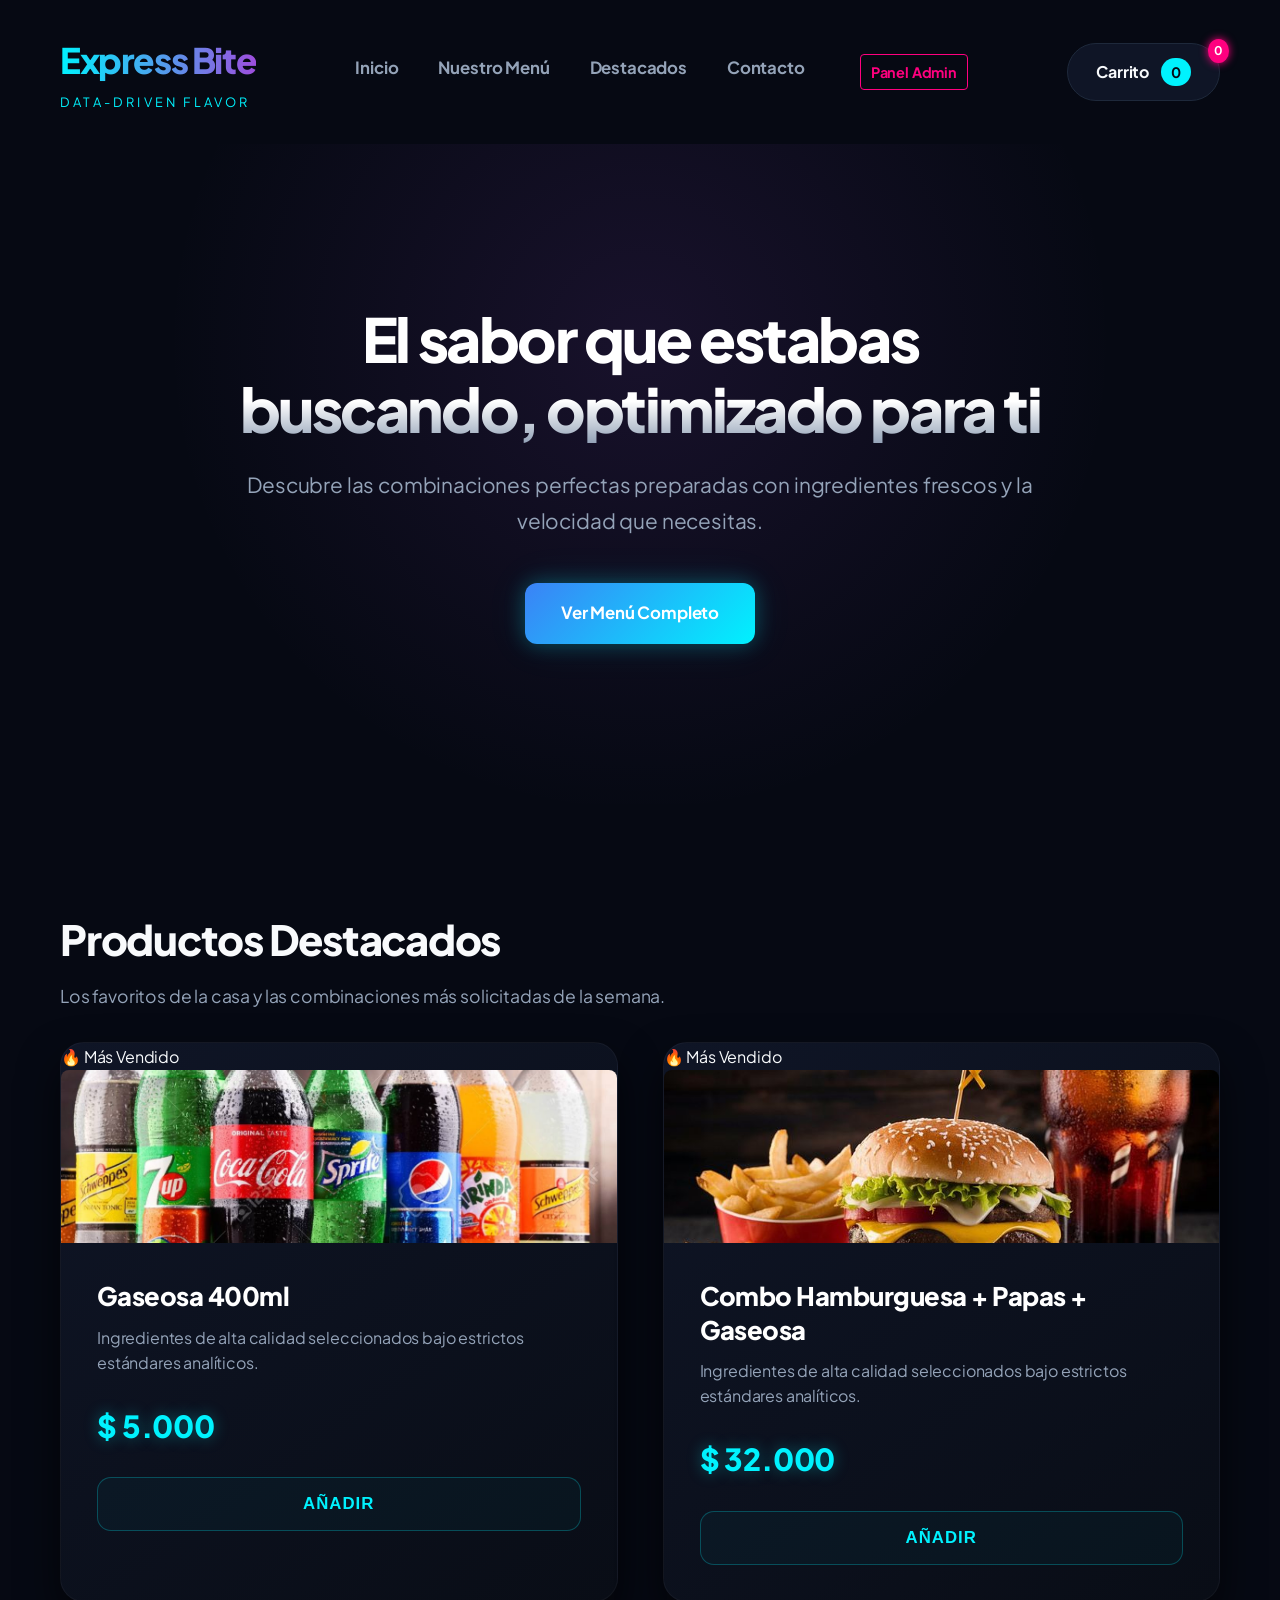
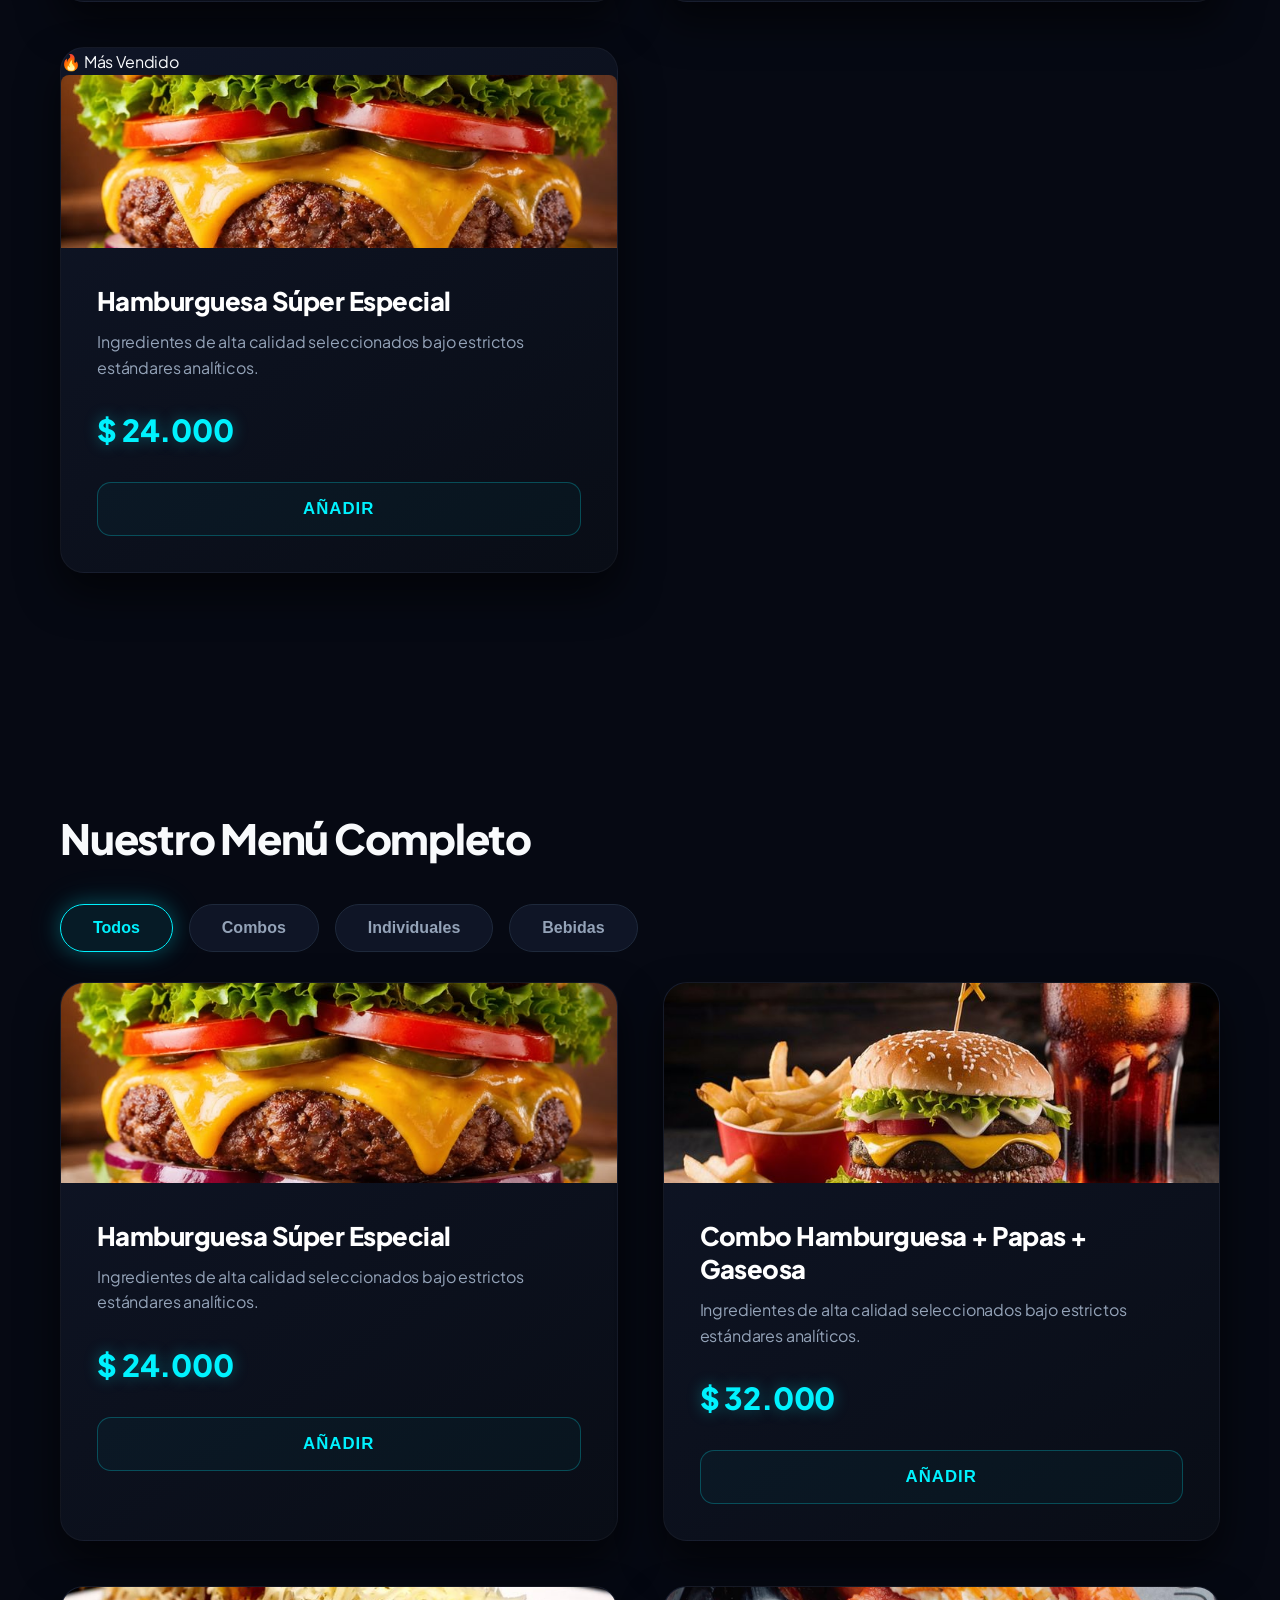
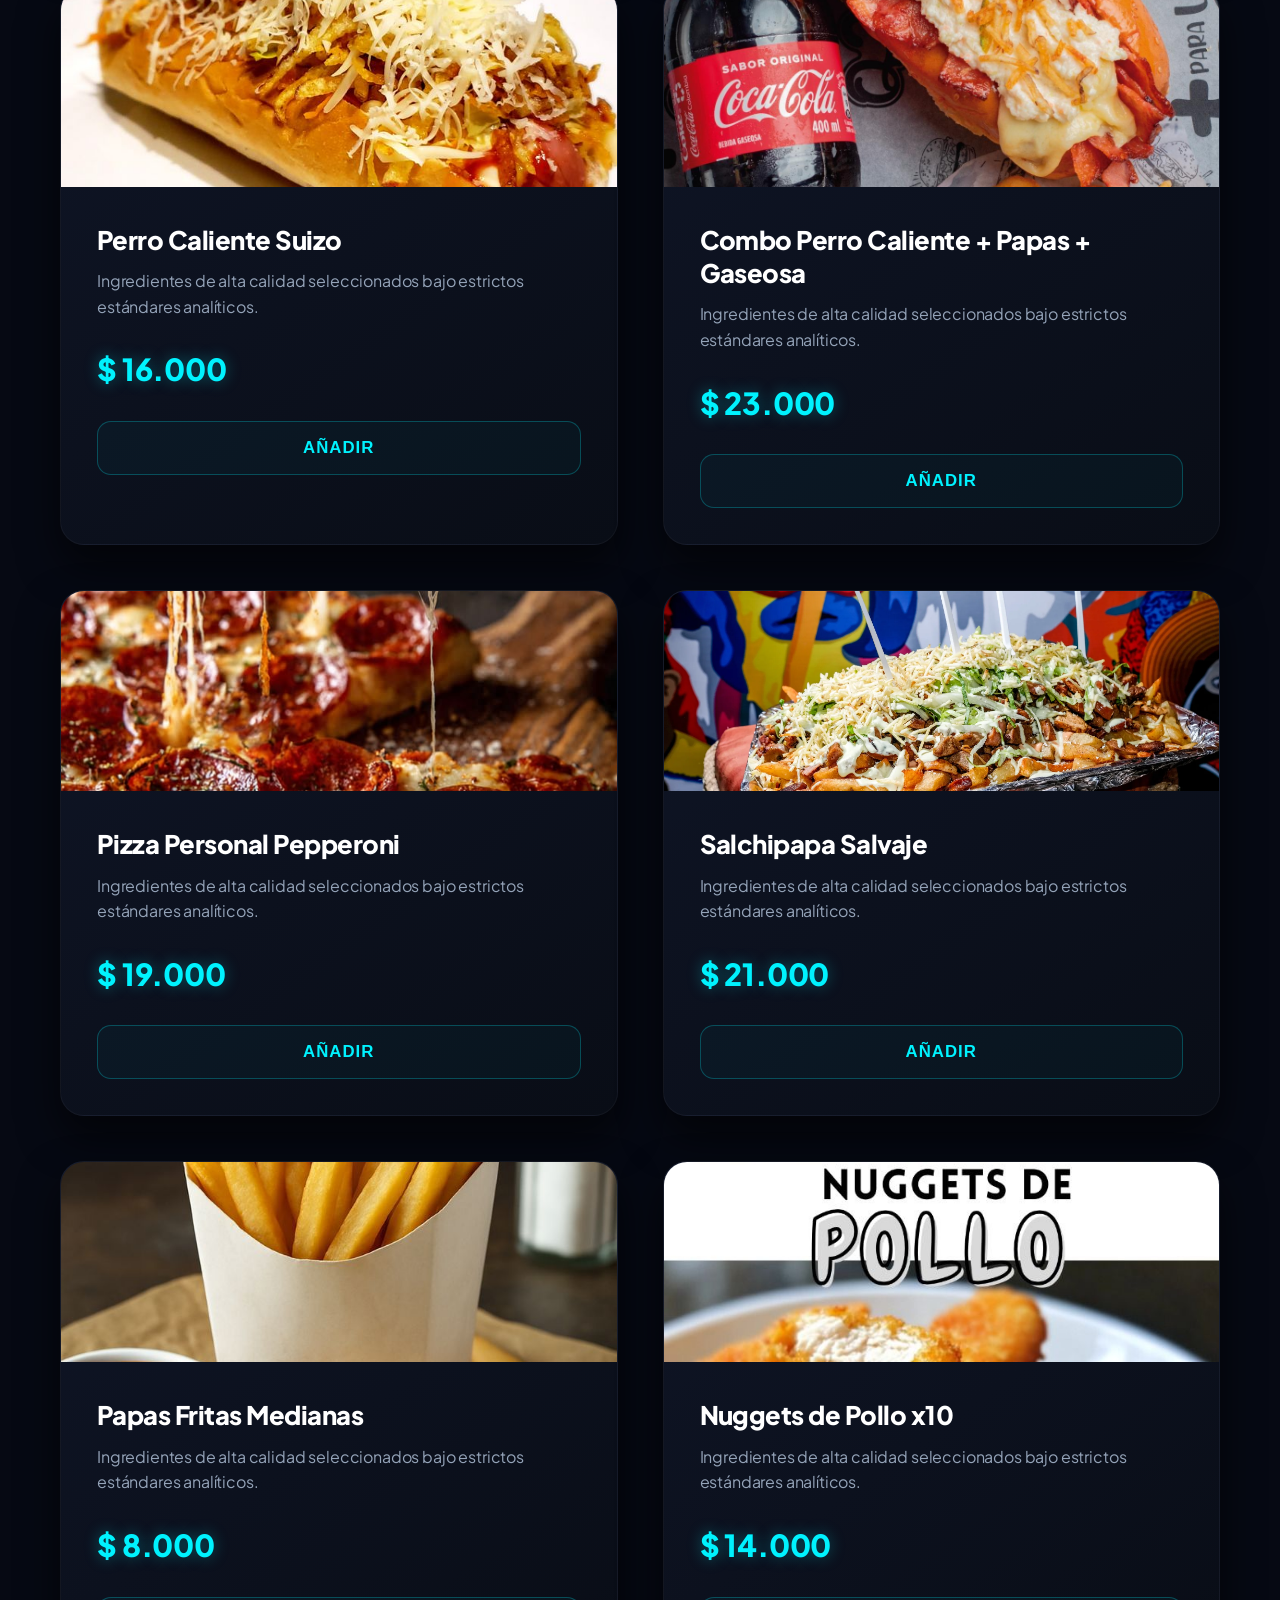
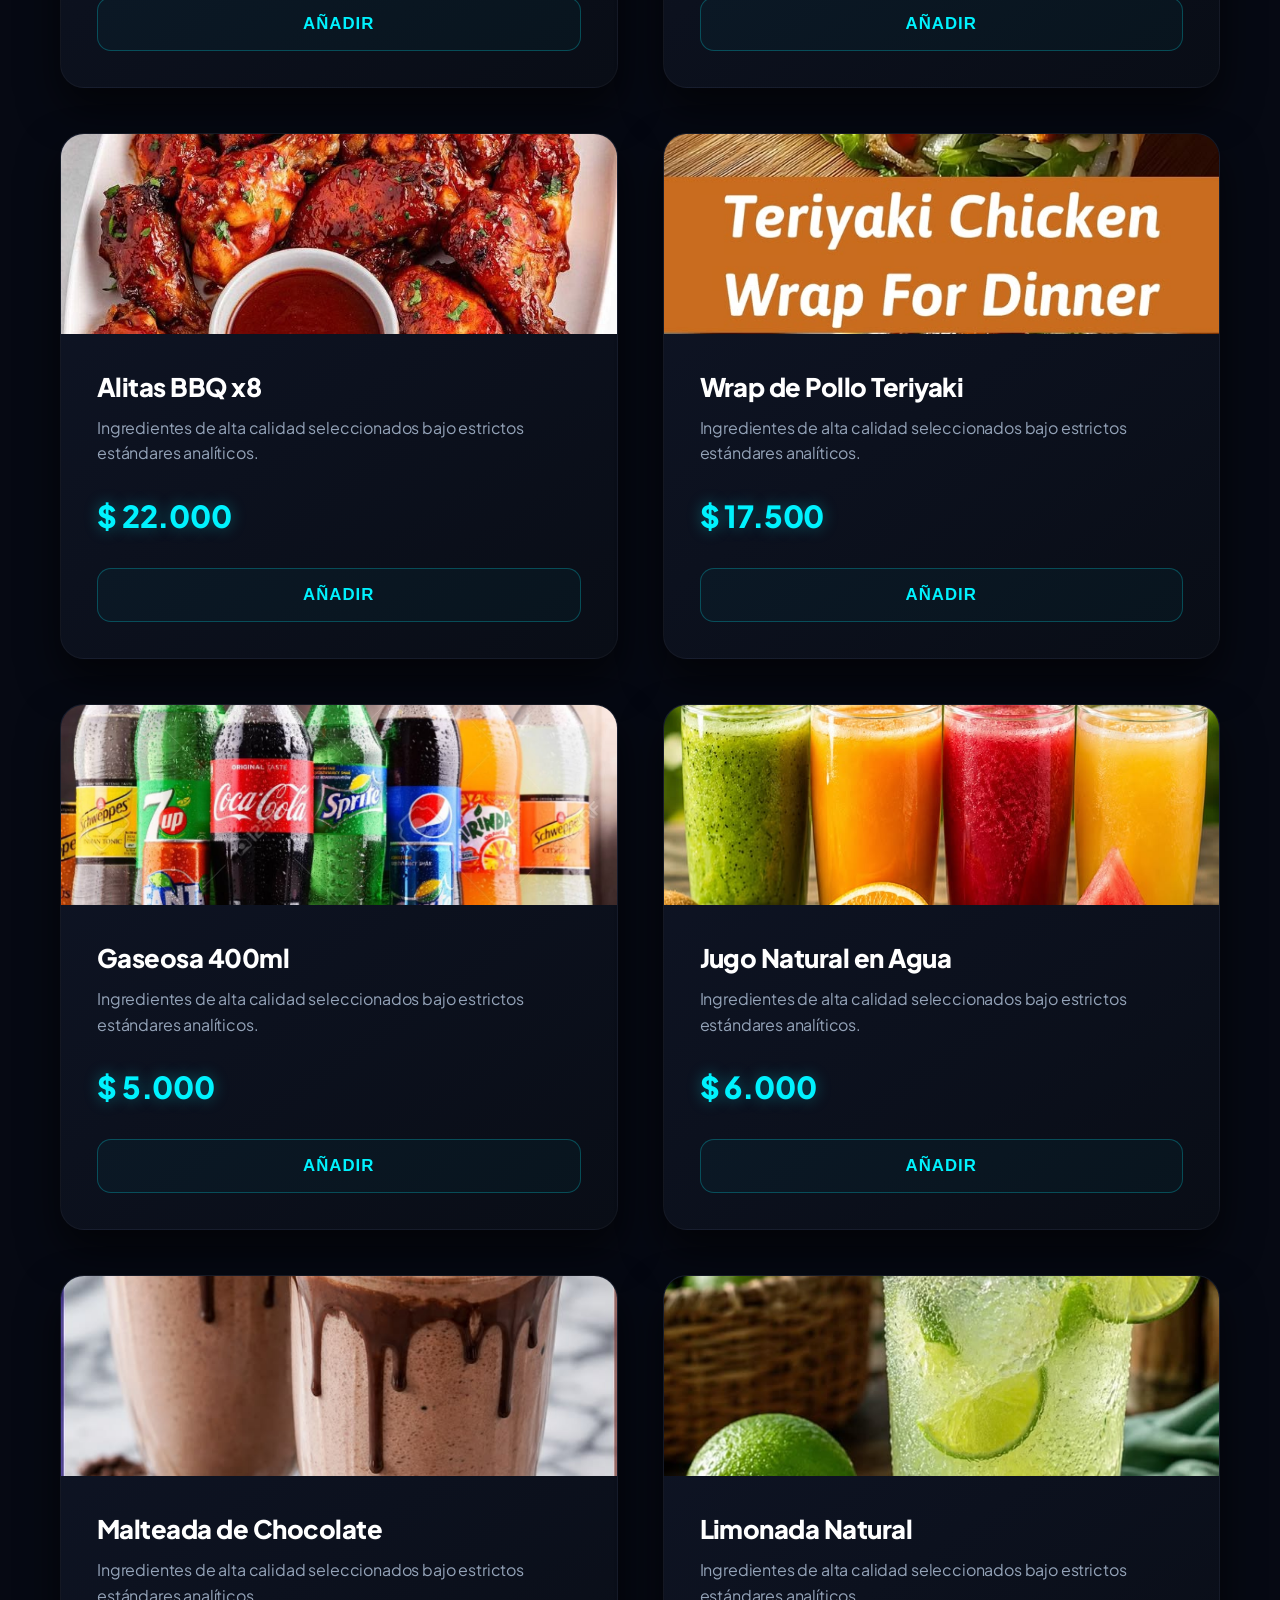
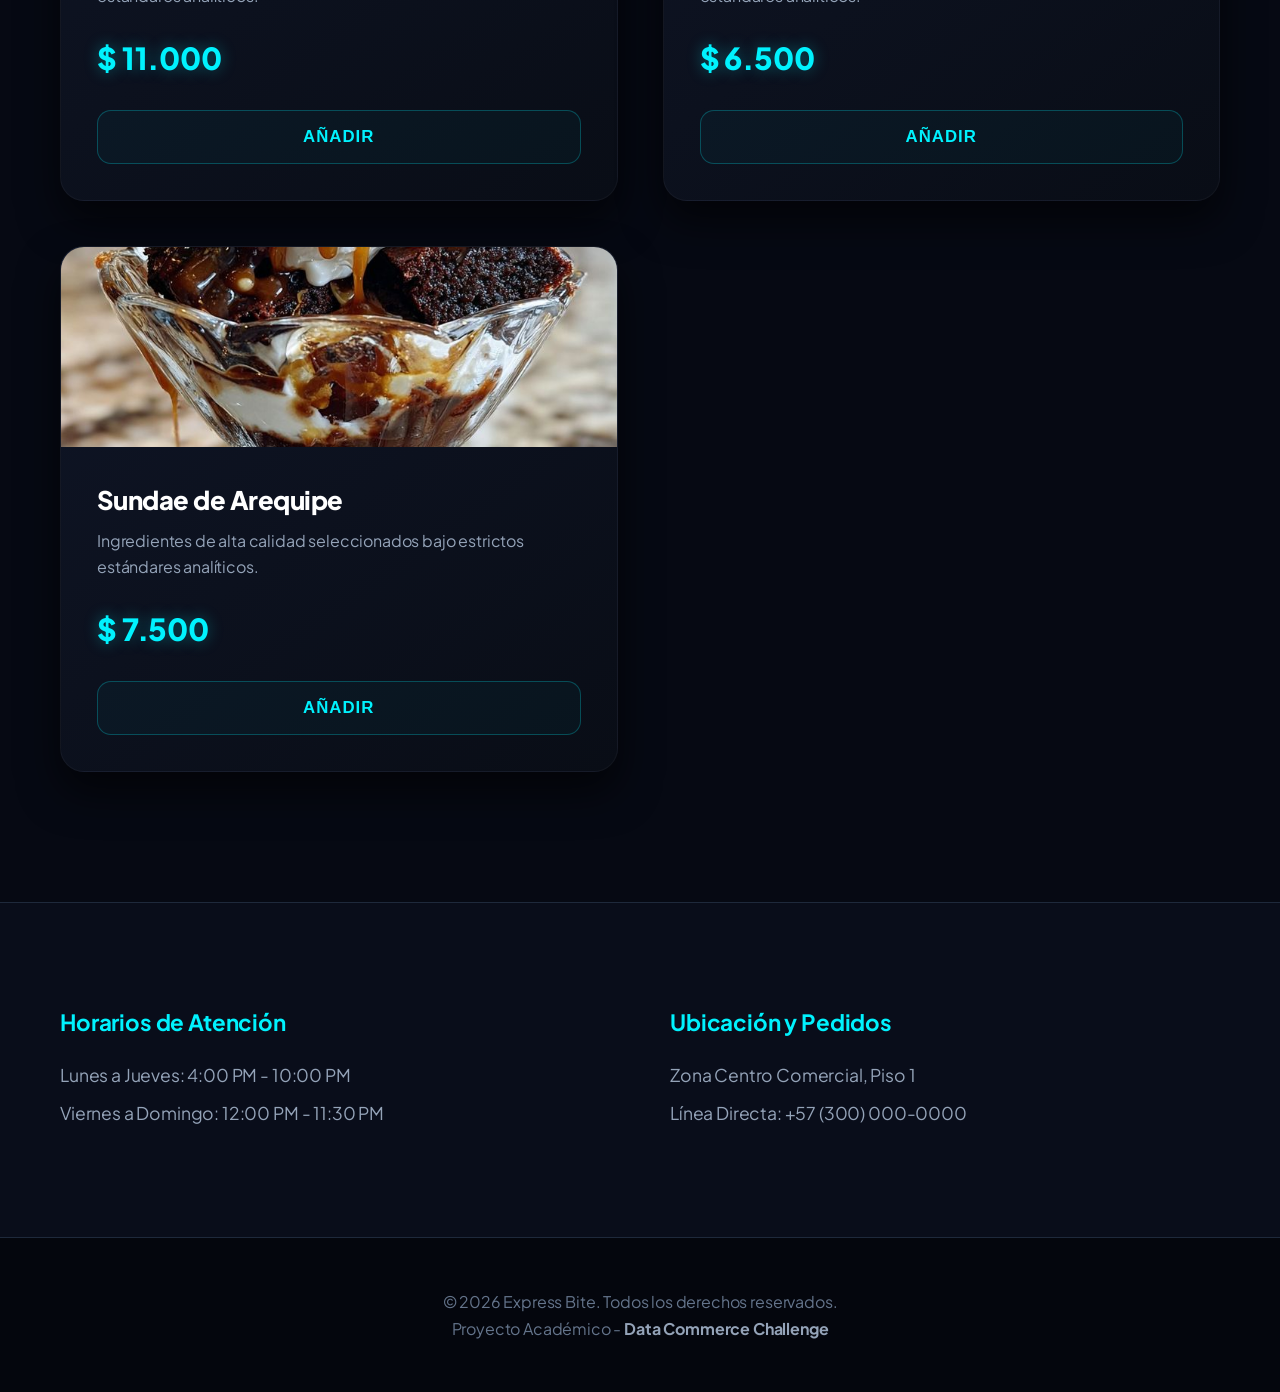
<file: index.html>
<!DOCTYPE html>
<html lang="en">
<head>
    <meta charset="UTF-8">
    <meta name="viewport" content="width=device-width, initial-scale=1.0">
    <title>Express Index</title>
    <link rel="stylesheet" href="css/styles.css">
</head>
<body>
    <header>
        <div class="header-container">
            <div class="logo">
                <h1>Express Bite</h1>
                <p>Data-Driven Flavor</p>
            </div>
            <nav>
                <ul>
                    <li><a href="#inicio">Inicio</a></li>
                    <li><a href="#menu">Nuestro Menú</a></li>
                    <li><a href="#destacados">Destacados</a></li>
                    <li><a href="#contacto">Contacto</a></li>
                </ul>
            </nav>
            <div class="cart-status">
                <a href="#carrito" aria-label="Ver carrito de compras">
                    <span>Carrito</span>
                    <span id="cart-count">0</span>
                </a>
            </div>
        </div>
    </header>
    
    <main id="inicio">
        <section class="hero-banner">
            <div class="hero-content">
                <h2>El sabor que estabas buscando, optimizado para ti</h2>
                <p>Descubre las combinaciones perfectas preparadas con ingredientes frescos y la velocidad que necesitas.</p>
                <a href="#menu" class="btn-primary">Ver Menú Completo</a>
            </div>
        </section>
    
        <section id="destacados" class="products-section">
            <div class="section-header">
                <h2>Productos Destacados</h2>
                <p>Los favoritos de la casa y las combinaciones más solicitadas de la semana.</p>
            </div>
            <div id="featured-container" class="products-grid">
                <!-- Estructura de referencia para carga dinámica mediante app.js -->
                <article class="product-card skeleton">
                    <div class="product-image-placeholder"></div>
                    <div class="product-info">
                        <h3>Cargando producto...</h3>
                        <p class="product-description">Espere un momento por favor.</p>
                        <span class="product-price">$ 0.00</span>
                        <button type="button" class="btn-add-cart" disabled>Añadir</button>
                    </div>
                </article>
            </div>
        </section>
    
        <section id="menu" class="products-section">
            <div class="section-header">
                <h2>Nuestro Menú Completo</h2>
                <div class="menu-categories">
                    <button type="button" class="btn-category active" data-category="all">Todos</button>
                    <button type="button" class="btn-category" data-category="combos">Combos</button>
                    <button type="button" class="btn-category" data-category="individuales">Individuales</button>
                    <button type="button" class="btn-category" data-category="bebidas">Bebidas</button>
                </div>
            </div>
            <div id="menu-container" class="products-grid">
                <!-- Los elementos de este contenedor se inyectarán dinámicamente desde el inventario mediante app.js -->
            </div>
        </section>
    
        <section id="contacto" class="info-section">
            <div class="info-container">
                <article class="info-block">
                    <h3>Horarios de Atención</h3>
                    <p>Lunes a Jueves: 4:00 PM - 10:00 PM</p>
                    <p>Viernes a Domingo: 12:00 PM - 11:30 PM</p>
                </article>
                <article class="info-block">
                    <h3>Ubicación y Pedidos</h3>
                    <p>Zona Centro Comercial, Piso 1</p>
                    <p>Línea Directa: +57 (300) 000-0000</p>
                </article>
            </div>
        </section>
    </main>
    
    <footer>
        <div class="footer-container">
            <p>&copy; 2026 Express Bite. Todos los derechos reservados.</p>
            <p>Proyecto Académico - <strong>Data Commerce Challenge</strong></p>
        </div>
    </footer>
    
    <script src="js/app.js" defer></script>
    <script src="js/patch.js"></script>
</body>
</html>
</file>
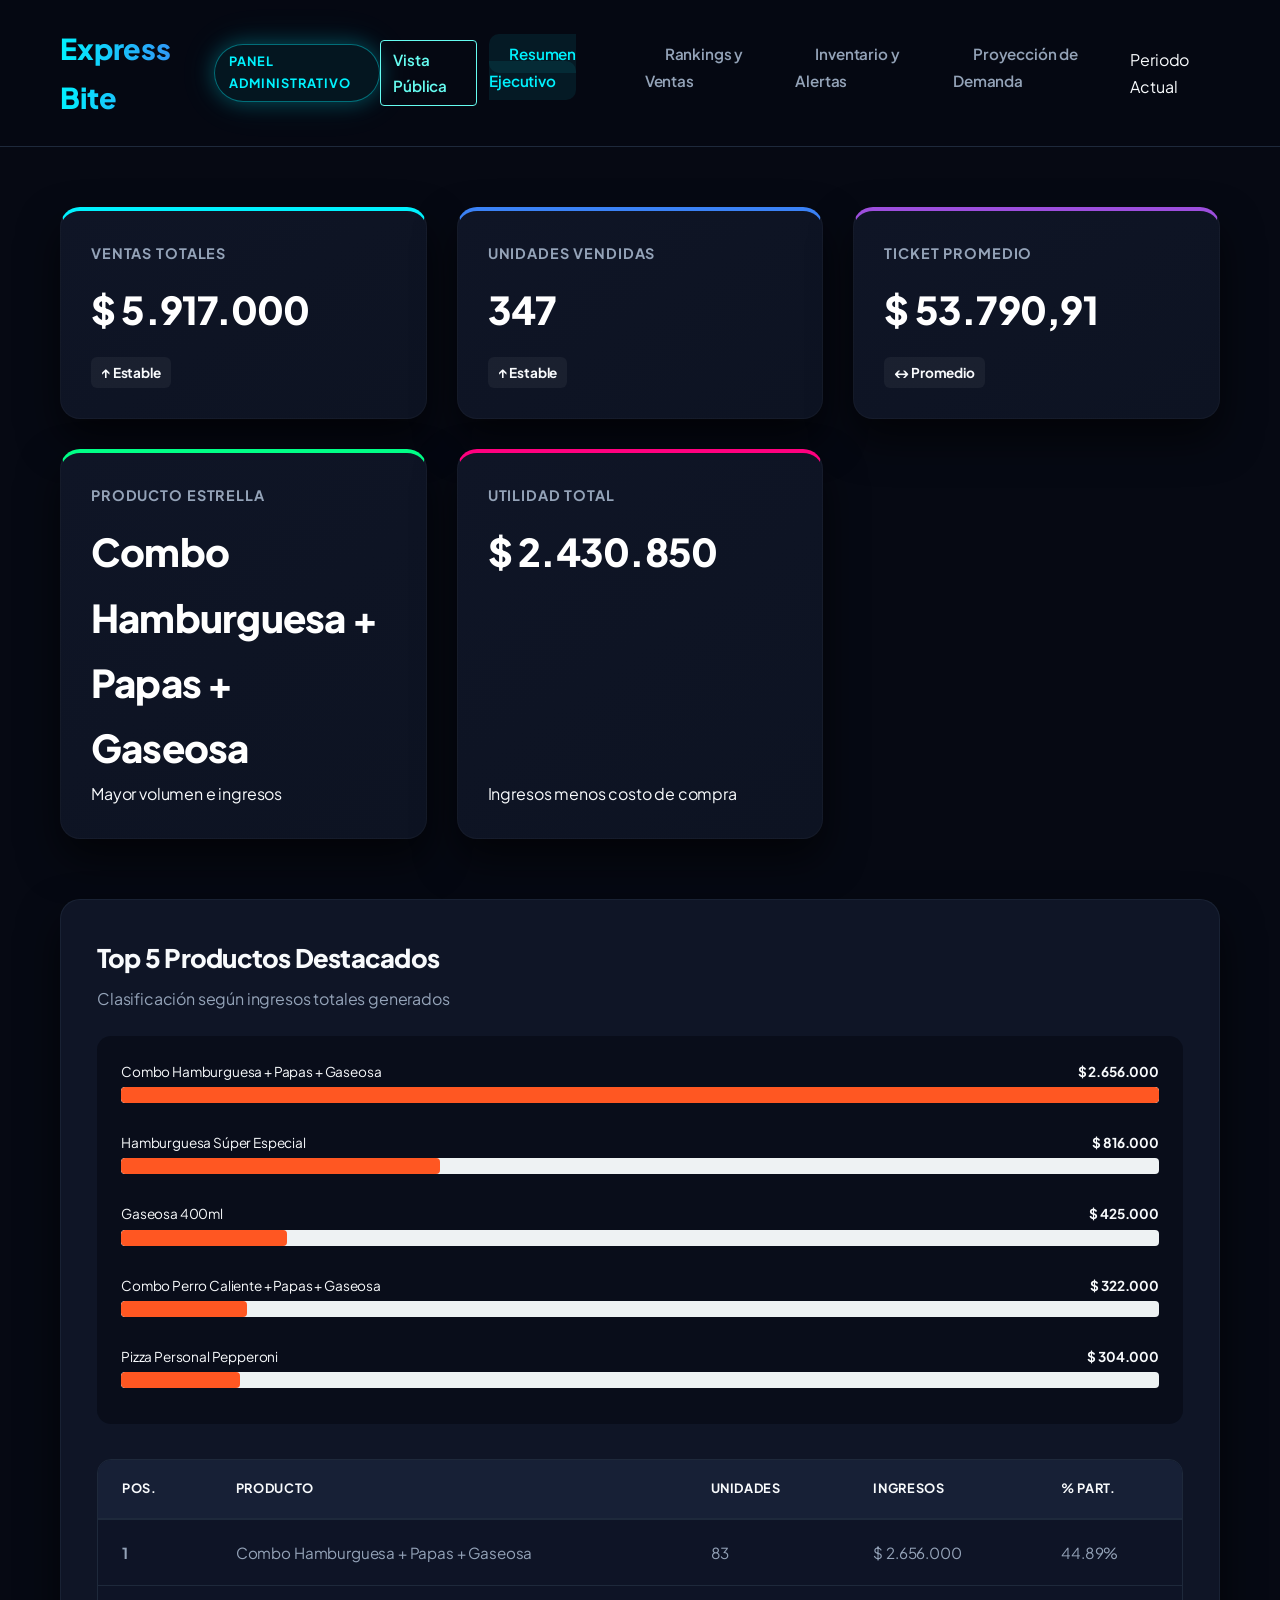
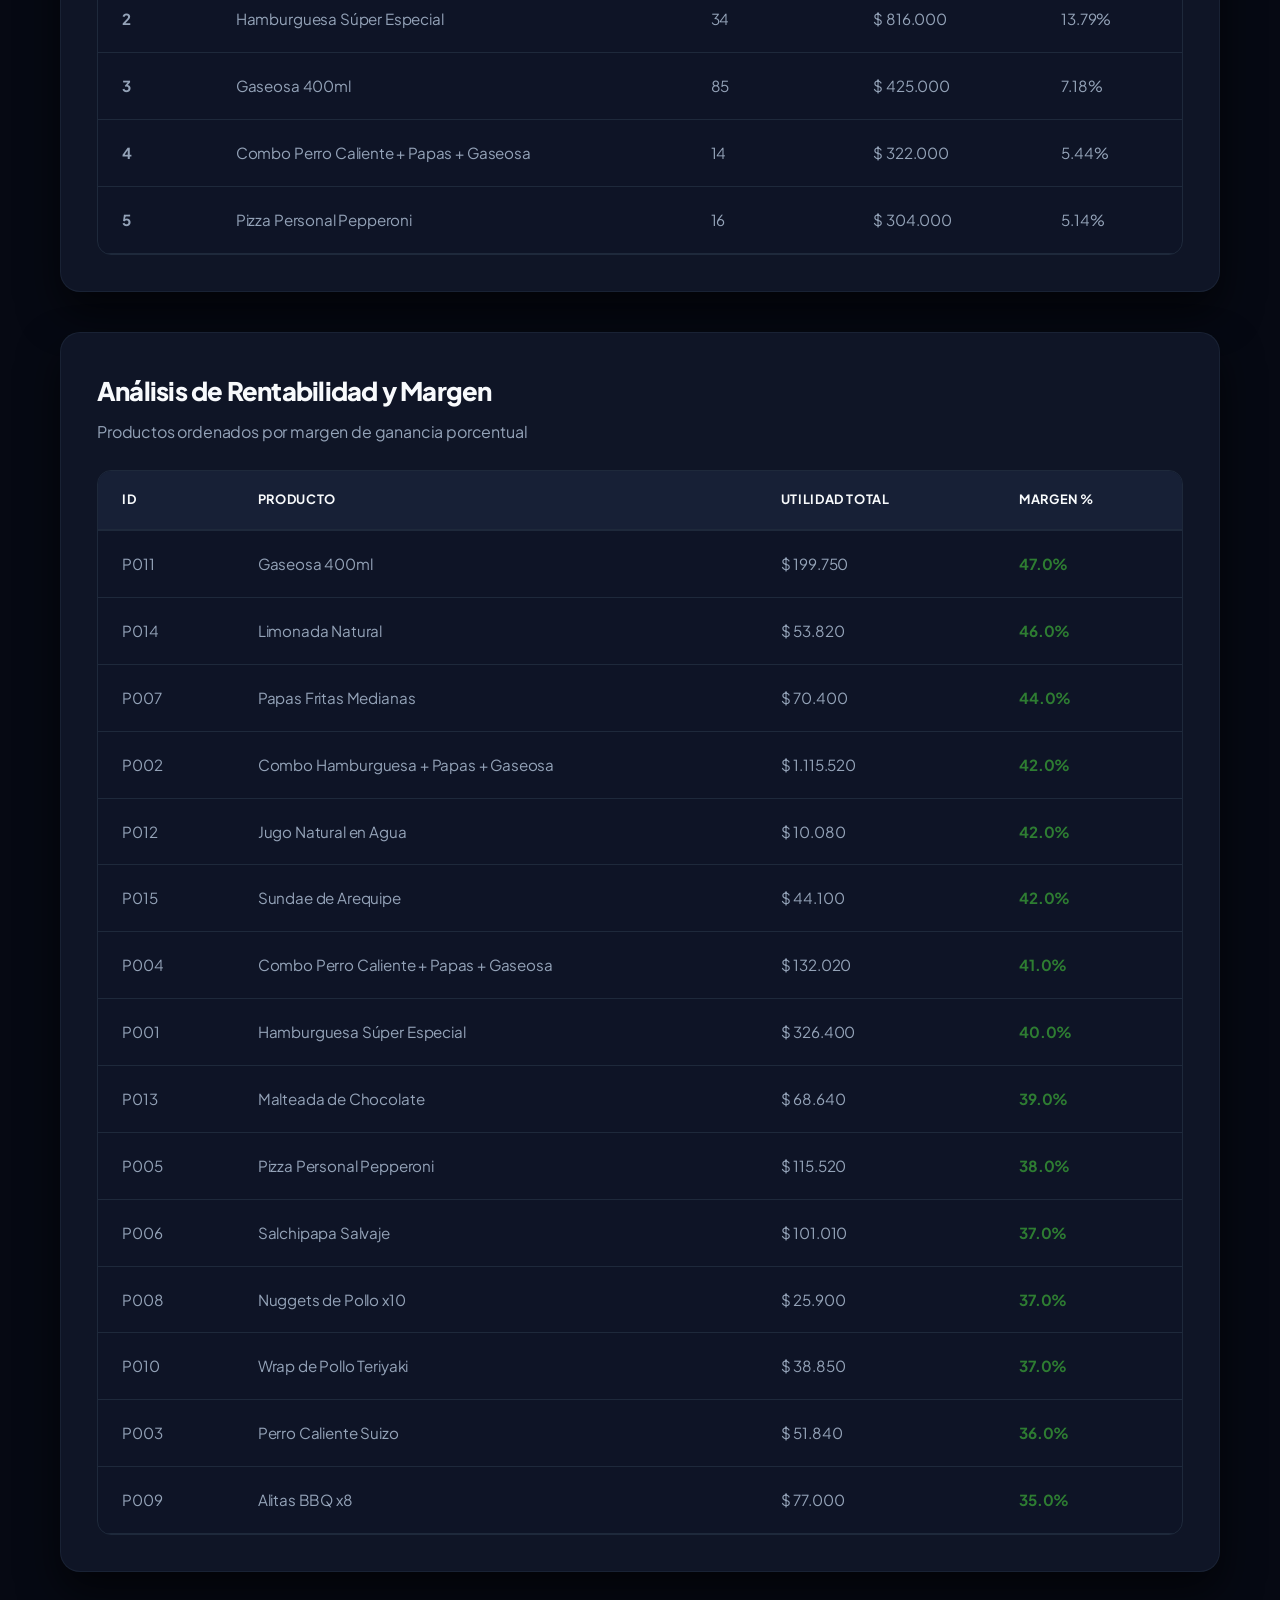
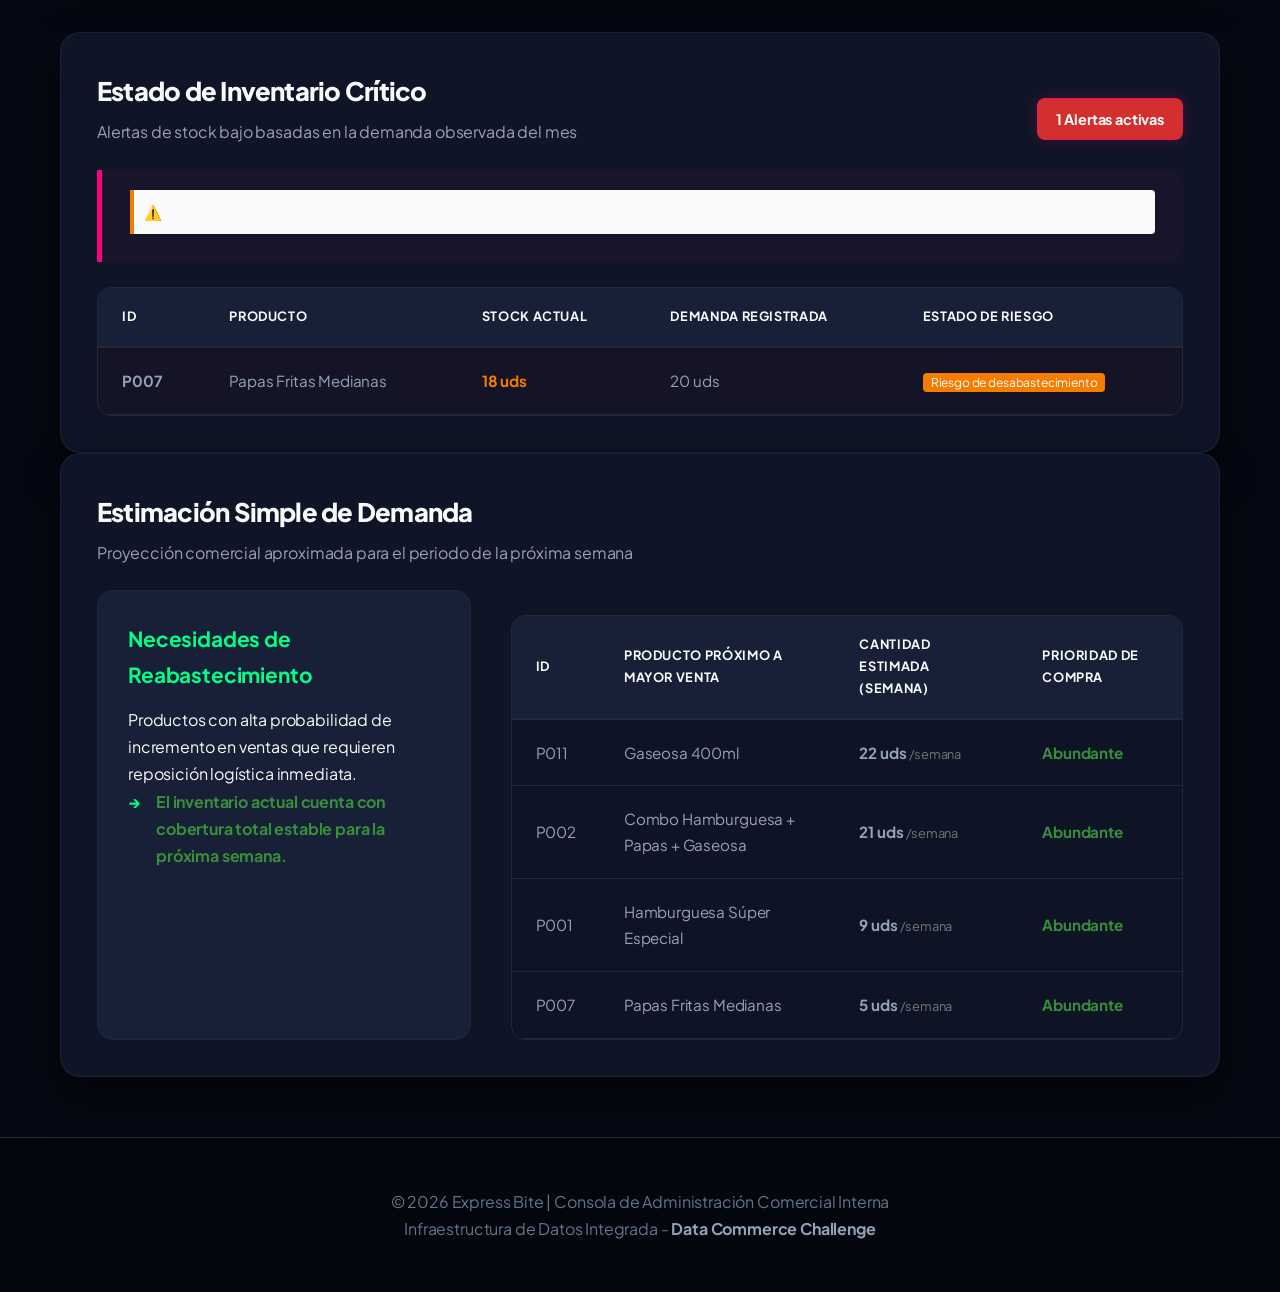
<file: admin.html>
<!DOCTYPE html>
<html lang="en">
<head>
    <meta charset="UTF-8">
    <meta name="viewport" content="width=device-width, initial-scale=1.0">
    <title>Express Admin</title>
    <link rel="stylesheet" href="css/styles.css">
</head>
<body>
    <header class="admin-header">
        <div class="header-brand">
            <h1>Express Bite</h1>
            <span class="badge">Panel Administrativo</span>
        </div>
        <nav class="admin-nav" aria-label="Navegación del panel">
            <ul>
                <li><a href="index.html">Vista Pública</a></li>
                <li><a href="#kpis" class="active">Resumen Ejecutivo</a></li>
                <li><a href="#rankings">Rankings y Ventas</a></li>
                <li><a href="#inventario">Inventario y Alertas</a></li>
                <li><a href="#proyeccion">Proyección de Demanda</a></li>
            </ul>
        </nav>
        <div class="admin-profile">
            <span id="current-date">Periodo Actual</span>
        </div>
    </header>
    
    <main class="admin-dashboard">
        
        <!-- SECCIÓN KPI: Tarjetas de Indicadores Clave -->
        <section id="kpis" class="dashboard-section kpi-grid" aria-label="Indicadores Clave de Rendimiento">
            <article class="kpi-card" id="kpi-ventas">
                <div class="kpi-info">
                    <h3>Ventas Totales</h3>
                    <p class="kpi-value" id="val-ventas-totales">$ 0</p>
                </div>
                <div class="kpi-trend" id="trend-ventas">--</div>
            </article>
    
            <article class="kpi-card" id="kpi-unidades">
                <div class="kpi-info">
                    <h3>Unidades Vendidas</h3>
                    <p class="kpi-value" id="val-unidades-vendidas">0</p>
                </div>
                <div class="kpi-trend" id="trend-unidades">--</div>
            </article>
    
            <article class="kpi-card" id="kpi-ticket">
                <div class="kpi-info">
                    <h3>Ticket Promedio</h3>
                    <p class="kpi-value" id="val-ticket-promedio">$ 0</p>
                </div>
                <div class="kpi-trend" id="trend-ticket">--</div>
            </article>
    
            <article class="kpi-card" id="kpi-estrella">
                <div class="kpi-info">
                    <h3>Producto Estrella</h3>
                    <p class="kpi-value" id="val-producto-estrella">Cargando...</p>
                </div>
                <div class="kpi-subtext" id="subtext-estrella">Mayor volumen e ingresos</div>
            </article>
    
            <article class="kpi-card" id="kpi-utilidad">
                <div class="kpi-info">
                    <h3>Utilidad Total</h3>
                    <p class="kpi-value" id="val-utilidad-total">$ 0</p>
                </div>
                <div class="kpi-subtext" id="subtext-utilidad">Ingresos menos costo de compra</div>
            </article>
        </section>
    
        <!-- SECCIÓN RANKINGS: Tablas de rendimiento y contenedores para gráficos de barras CSS -->
        <section id="rankings" class="dashboard-section data-grid" aria-label="Análisis de Rendimiento Comercial">
            <div class="card-container text-chart-layout">
                <header class="card-header">
                    <h2>Top 5 Productos Destacados</h2>
                    <p>Clasificación según ingresos totales generados</p>
                </header>
                <div class="card-content">
                    <!-- Contenedor preparado para la inyección de barras CSS nativas mediante admin.js -->
                    <div id="chart-top-productos" class="css-bar-chart" aria-label="Gráfico de ingresos por producto">
                        <!-- Estructura de barra de referencia vacía -->
                    </div>
                    <div class="table-responsive">
                        <table id="table-top-productos" class="admin-table">
                            <thead>
                                <tr>
                                    <th>Pos.</th>
                                    <th>Producto</th>
                                    <th>Unidades</th>
                                    <th>Ingresos</th>
                                    <th>% Part.</th>
                                </tr>
                            </thead>
                            <tbody>
                                <tr>
                                    <td colspan="5" class="text-center">Cargando datos de ventas...</td>
                                </tr>
                            </tbody>
                        </table>
                    </div>
                </div>
            </div>
    
            <div class="card-container">
                <header class="card-header">
                    <h2>Análisis de Rentabilidad y Margen</h2>
                    <p>Productos ordenados por margen de ganancia porcentual</p>
                </header>
                <div class="card-content">
                    <div class="table-responsive">
                        <table id="table-rentabilidad" class="admin-table">
                            <thead>
                                <tr>
                                    <th>ID</th>
                                    <th>Producto</th>
                                    <th>Utilidad Total</th>
                                    <th>Margen %</th>
                                </tr>
                            </thead>
                            <tbody>
                                <tr>
                                    <td colspan="4" class="text-center">Calculando márgenes...</td>
                                </tr>
                            </tbody>
                        </table>
                    </div>
                </div>
            </div>
        </section>
    
        <!-- SECCIÓN INVENTARIO: Control de Stock y Alertas de Desabastecimiento -->
        <section id="inventario" class="dashboard-section stock-layout" aria-label="Gestión de Inventario">
            <div class="card-container card-full-width">
                <header class="card-header header-with-actions">
                    <div>
                        <h2>Estado de Inventario Crítico</h2>
                        <p>Alertas de stock bajo basadas en la demanda observada del mes</p>
                    </div>
                    <span class="alert-indicator-badge" id="alert-counter">0 Alertas activas</span>
                </header>
                <div class="card-content">
                    <div id="alerts-container" class="notification-zone">
                        <!-- Mensajes de alerta urgentes inyectados dinámicamente -->
                    </div>
                    <div class="table-responsive">
                        <table id="table-inventario-bajo" class="admin-table table-alerts">
                            <thead>
                                <tr>
                                    <th>ID</th>
                                    <th>Producto</th>
                                    <th>Stock Actual</th>
                                    <th>Demanda Registrada</th>
                                    <th>Estado de Riesgo</th>
                                </tr>
                            </thead>
                            <tbody>
                                <tr>
                                    <td colspan="5" class="text-center">Evaluando existencias...</td>
                                </tr>
                            </tbody>
                        </table>
                    </div>
                </div>
            </div>
        </section>
    
        <!-- SECCIÓN PROYECCIÓN: Estimación de demandas futuras -->
        <section id="proyeccion" class="dashboard-section projection-layout" aria-label="Proyección y Planificación">
            <div class="card-container card-full-width">
                <header class="card-header">
                    <h2>Estimación Simple de Demanda</h2>
                    <p>Proyección comercial aproximada para el periodo de la próxima semana</p>
                </header>
                <div class="card-content grid-two-columns">
                    <div class="projection-summary-box">
                        <h3>Necesidades de Reabastecimiento</h3>
                        <p>Productos con alta probabilidad de incremento en ventas que requieren reposición logística inmediata.</p>
                        <ul id="list-necesidades-inventario" class="styled-list">
                            <li>Analizando comportamiento histórico...</li>
                        </ul>
                    </div>
                    <div class="table-responsive">
                        <table id="table-proyeccion-demanda" class="admin-table">
                            <thead>
                                <tr>
                                    <th>ID</th>
                                    <th>Producto Próximo a Mayor Venta</th>
                                    <th>Cantidad Estimada (Semana)</th>
                                    <th>Prioridad de Compra</th>
                                </tr>
                            </thead>
                            <tbody>
                                <tr>
                                    <td colspan="4" class="text-center">Procesando estimación analítica...</td>
                                </tr>
                            </tbody>
                        </table>
                    </div>
                </div>
            </div>
        </section>
    
    </main>
    
    <footer class="admin-footer">
        <div class="footer-content">
            <p>&copy; 2026 Express Bite | Consola de Administración Comercial Interna</p>
            <p>Infraestructura de Datos Integrada - <strong>Data Commerce Challenge</strong></p>
        </div>
    </footer>
    
    <script src="js/admin.js" defer></script>
    <script src="js/patch.js"></script>
</body>
</html>
</file>
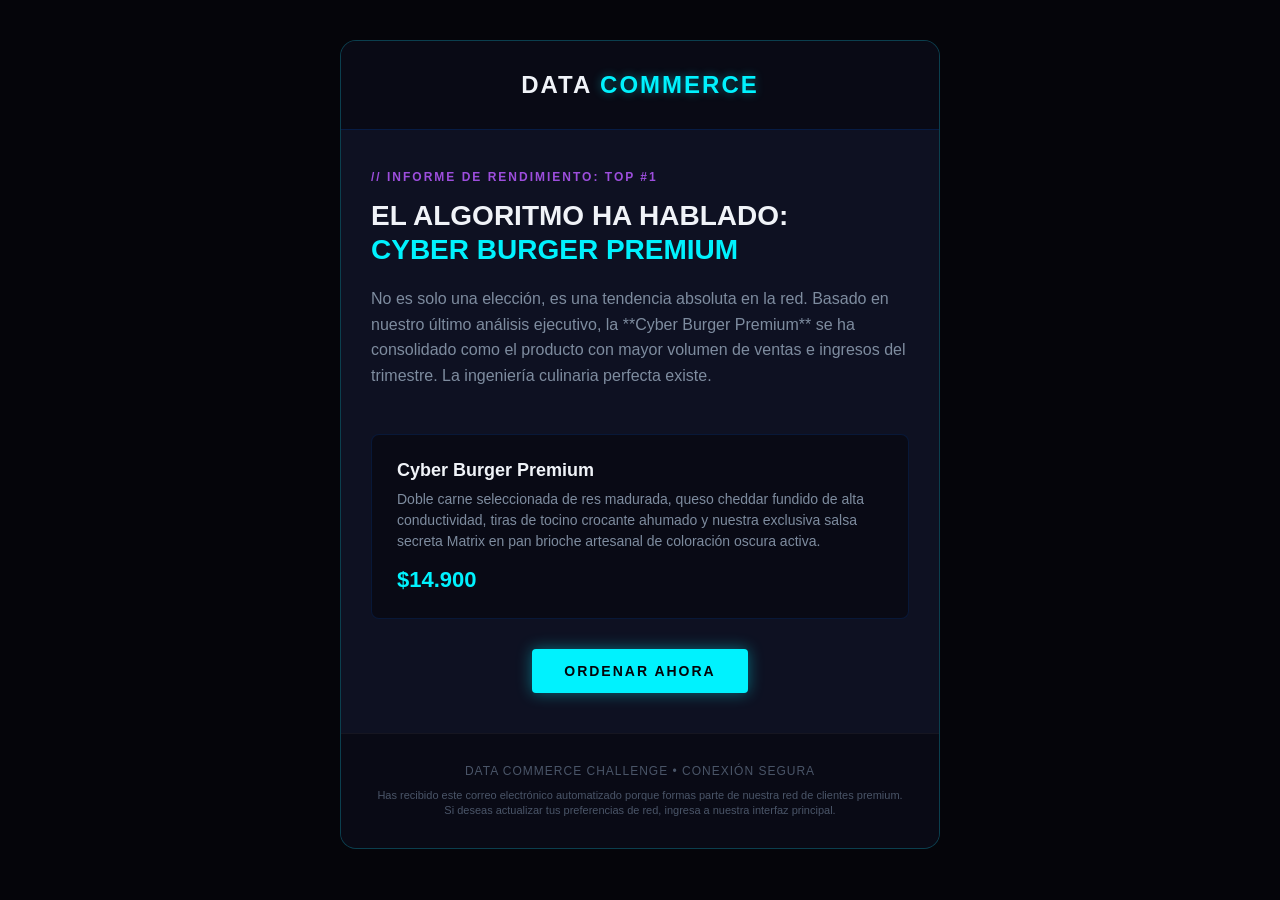
<file: emails/email-01.html>
<!-- Asunto: El código del sabor perfecto: Descubre nuestro Producto Estrella ⚡ -->
<!-- Preheader: La combinación de datos y alta cocina urbana que lidera las órdenes de la semana. -->
<!DOCTYPE html>
<html lang="es">
<head>
  <meta charset="UTF-8">
  <meta name="viewport" content="width=device-width, initial-scale=1.0">
  <title>Producto Estrella - Data Commerce Challenge</title>
</head>
<body style="margin:0; padding:0; background-color:#05050a; font-family:'Segoe UI', Roboto, Helvetica, Arial, sans-serif; -webkit-text-size-adjust:none; -ms-text-size-adjust:none;">
  <table width="100%" border="0" cellspacing="0" cellpadding="0" bgcolor="#05050a" style="background-color:#05050a; table-layout:fixed;">
    <tr>
      <td align="center" style="padding: 40px 10px;">
        <!-- Tarjeta Contenedora Principal -->
        <table width="100%" max-width="600" border="0" cellspacing="0" cellpadding="0" style="max-width:600px; background-color:#0e1122; border:1px solid rgba(0, 242, 254, 0.2); border-radius:16px; overflow:hidden;">
          
          <!-- Encabezado / Identidad Visual -->
          <tr>
            <td align="center" style="padding:30px 20px; border-bottom:1px solid rgba(0, 102, 255, 0.2); background-color:#090a15;">
              <span style="font-size:24px; font-weight:800; color:#f0f3f8; letter-spacing:2px; text-transform:uppercase;">
                DATA <span style="color:#00f2fe; text-shadow:0 0 10px rgba(0,242,254,0.4);">COMMERCE</span>
              </span>
            </td>
          </tr>

          <!-- Contenido Principal -->
          <tr>
            <td style="padding:40px 30px 20px 30px;">
              <p style="margin:0 0 15px 0; font-size:12px; font-weight:700; color:#9d4edd; text-transform:uppercase; letter-spacing:2px;">
                // INFORME DE RENDIMIENTO: TOP #1
              </p>
              <h1 style="margin:0 0 20px 0; font-size:28px; font-weight:800; color:#f0f3f8; line-height:1.2; text-transform:uppercase;">
                EL ALGORITMO HA HABLADO:<br>
                <span style="color:#00f2fe;">CYBER BURGER PREMIUM</span>
              </h1>
              <p style="margin:0 0 25px 0; font-size:16px; line-height:1.6; color:#7e8c9f;">
                No es solo una elección, es una tendencia absoluta en la red. Basado en nuestro último análisis ejecutivo, la **Cyber Burger Premium** se ha consolidado como el producto con mayor volumen de ventas e ingresos del trimestre. La ingeniería culinaria perfecta existe.
              </p>
            </td>
          </tr>

          <!-- Bloque Destacado de Producto -->
          <tr>
            <td style="padding:0 30px 30px 30px;">
              <table width="100%" border="0" cellspacing="0" cellpadding="0" style="background-color:#090a15; border:1px solid rgba(0, 102, 255, 0.15); border-radius:8px; overflow:hidden;">
                <tr>
                  <td style="padding:25px; text-align:left;">
                    <h3 style="margin:0 0 8px 0; font-size:18px; font-weight:700; color:#f0f3f8;">Cyber Burger Premium</h3>
                    <p style="margin:0 0 15px 0; font-size:14px; color:#7e8c9f; line-height:1.5;">
                      Doble carne seleccionada de res madurada, queso cheddar fundido de alta conductividad, tiras de tocino crocante ahumado y nuestra exclusiva salsa secreta Matrix en pan brioche artesanal de coloración oscura activa.
                    </p>
                    <table width="100%" border="0" cellspacing="0" cellpadding="0">
                      <tr>
                        <td style="font-size:22px; font-weight:800; color:#00f2fe;">
                          $14.900
                        </td>
                      </tr>
                    </table>
                  </td>
                </tr>
              </table>
            </td>
          </tr>

          <!-- CTA / Botón de Acción -->
          <tr>
            <td align="center" style="padding:0 30px 40px 30px;">
              <table border="0" cellspacing="0" cellpadding="0">
                <tr>
                  <td align="center" bgcolor="#00f2fe" style="border-radius:4px; background-color:#00f2fe; box-shadow:0 0 15px rgba(0, 242, 254, 0.4);">
                    <a href="index.html" target="_blank" style="display:inline-block; padding:14px 32px; font-size:14px; font-weight:700; color:#05050a; text-decoration:none; text-transform:uppercase; letter-spacing:2px;">
                      ORDENAR AHORA
                    </a>
                  </td>
                </tr>
              </table>
            </td>
          </tr>

          <!-- Pie de Página -->
          <tr>
            <td align="center" style="padding:30px 20px; background-color:#090a15; border-top:1px solid rgba(255,255,255,0.05);">
              <p style="margin:0 0 10px 0; font-size:12px; color:#4a5568; text-transform:uppercase; letter-spacing:1px;">
                Data Commerce Challenge • Conexión Segura
              </p>
              <p style="margin:0; font-size:11px; color:#4a5568; line-height:1.4;">
                Has recibido este correo electrónico automatizado porque formas parte de nuestra red de clientes premium.<br>
                Si deseas actualizar tus preferencias de red, ingresa a nuestra interfaz principal.
              </p>
            </td>
          </tr>

        </table>
      </td>
    </tr>
  </table>
</body>
</html>
</file>
<file: css/styles.css>
/* ==========================================================================
   1. VARIABLES, FUENTES Y PALETA NEÓN PREMIUM
   ========================================================================== */
   @import url('https://fonts.googleapis.com/css2?family=Plus+Jakarta+Sans:wght@400;500;600;700;800&display=swap');

   :root {
       /* Paleta Base (Espacio Profundo y Fríos) */
       --bg-main: #060913;
       --bg-surface: #0f1526;
       --bg-surface-light: #172036;
       --text-primary: #f8fafc;
       --text-secondary: #94a3b8;
       --text-muted: #64748b;
       --border-color: #1e293b;
       
       /* Colores Neón Activos */
       --neon-cyan: #00f2fe;
       --neon-blue: #3b82f6;
       --neon-purple: #9d4edd;
       --neon-green: #00ff87;
       --neon-pink: #ff007f;
       
       /* Efectos de Brillo Amplificados (Glow) */
       --glow-cyan: 0 0 20px rgba(0, 242, 254, 0.25), 0 0 40px rgba(0, 242, 254, 0.1);
       --glow-blue: 0 0 20px rgba(59, 130, 246, 0.25);
       --glow-purple: 0 0 25px rgba(157, 78, 221, 0.25);
       --shadow-main: 0 20px 40px rgba(0, 0, 0, 0.6);
       
       /* Configuración Macro y Tipografía */
       --font-sans: 'Plus Jakarta Sans', sans-serif;
       --transition-smooth: 0.4s cubic-bezier(0.16, 1, 0.3, 1);
   }
   
   /* Reset Avanzado y Globales */
   *, *::before, *::after {
       box-sizing: border-box;
       margin: 0;
       padding: 0;
   }
   
   body {
       background-color: var(--bg-main);
       color: var(--text-primary);
       font-family: var(--font-sans);
       line-height: 1.7;
       overflow-x: hidden;
       letter-spacing: -0.01em;
   }
   
   a {
       color: inherit;
       text-decoration: none;
       transition: var(--transition-smooth);
   }
   
   ul {
       list-style: none;
   }
   
   /* ==========================================================================
      2. COMPONENTES GLOBALES Y REUTILIZABLES (Badges, Tablas, Botones Macro)
      ========================================================================== */
   
   .badge {
       background: rgba(0, 242, 254, 0.06);
       border: 1px solid rgba(0, 242, 254, 0.4);
       color: var(--neon-cyan);
       padding: 6px 14px;
       border-radius: 100px;
       font-size: 0.8rem;
       font-weight: 700;
       text-transform: uppercase;
       letter-spacing: 0.08em;
       box-shadow: var(--glow-cyan);
   }
   
   .alert-indicator-badge {
       background: rgba(255, 0, 127, 0.08);
       border: 1px solid rgba(255, 0, 127, 0.4);
       color: var(--neon-pink);
       padding: 8px 18px;
       border-radius: 8px;
       font-size: 0.9rem;
       font-weight: 700;
       box-shadow: 0 0 15px rgba(255, 0, 127, 0.2);
   }
   
   .btn-primary {
       display: inline-block;
       background: linear-gradient(135deg, var(--neon-blue), var(--neon-cyan));
       color: #ffffff;
       font-weight: 700;
       font-size: 1.05rem;
       padding: 16px 36px;
       border-radius: 12px;
       box-shadow: var(--glow-cyan);
       cursor: pointer;
       border: none;
       transition: var(--transition-smooth);
   }
   
   .btn-primary:hover {
       transform: translateY(-3px) scale(1.02);
       box-shadow: 0 0 30px rgba(0, 242, 254, 0.6);
   }
   
   /* Tablas Corporativas Ampliadas */
   .table-responsive {
       width: 100%;
       overflow-x: auto;
       margin-top: 25px;
       border-radius: 14px;
       border: 1px solid var(--border-color);
       background: rgba(15, 21, 38, 0.5);
   }
   
   .admin-table {
       width: 100%;
       border-collapse: collapse;
       text-align: left;
       font-size: 0.95rem;
   }
   
   .admin-table th {
       background-color: var(--bg-surface-light);
       color: var(--text-primary);
       padding: 18px 24px;
       font-weight: 700;
       text-transform: uppercase;
       font-size: 0.8rem;
       letter-spacing: 0.05em;
       border-bottom: 2px solid var(--border-color);
   }
   
   .admin-table td {
       padding: 20px 24px;
       border-bottom: 1px solid var(--border-color);
       color: var(--text-secondary);
   }
   
   .admin-table tbody tr:hover {
       background-color: rgba(23, 32, 54, 0.5);
   }
   
   .text-center { text-align: center; }
   
   /* Contenedores de Bloques Base */
   .card-container {
       background: var(--bg-surface);
       border: 1px solid rgba(30, 41, 59, 0.7);
       border-radius: 20px;
       padding: 36px;
       box-shadow: var(--shadow-main);
       transition: var(--transition-smooth);
   }
   
   .card-header h2 {
       font-size: 1.6rem;
       font-weight: 800;
       letter-spacing: -0.03em;
       margin-bottom: 6px;
   }
   
   .card-header p {
       color: var(--text-secondary);
       font-size: 1rem;
       margin-bottom: 24px;
   }
   
   /* ==========================================================================
      3. MAQUETACIÓN: ARCHIVO 1 - EXPRESS ADMIN (PANEL DE CONTROL INTERNO)
      ========================================================================== */
   .admin-header {
       background-color: rgba(6, 9, 19, 0.8);
       backdrop-filter: blur(20px);
       -webkit-backdrop-filter: blur(20px);
       border-bottom: 1px solid var(--border-color);
       display: flex;
       justify-content: space-between;
       align-items: center;
       padding: 24px 60px;
       position: sticky;
       top: 0;
       z-index: 100;
   }
   
   .header-brand {
       display: flex;
       align-items: center;
       gap: 16px;
   }
   
   .header-brand h1 {
       font-size: 1.8rem;
       background: linear-gradient(to right, var(--neon-cyan), var(--neon-blue));
       -webkit-background-clip: text;
       -webkit-text-fill-color: transparent;
       font-weight: 800;
   }
   
   .admin-nav ul {
       display: flex;
       gap: 12px;
   }
   
   .admin-nav a {
       color: var(--text-secondary);
       font-weight: 600;
       padding: 10px 20px;
       border-radius: 10px;
       font-size: 0.95rem;
   }
   
   .admin-nav a:hover, .admin-nav a.active {
       color: var(--neon-cyan);
       background: rgba(0, 242, 254, 0.08);
   }
   
   .admin-dashboard {
       padding: 60px;
       max-width: 1600px;
       margin: 0 auto;
   }
   
   /* Cuadrícula de KPIs Gigantes */
   .kpi-grid {
       display: grid;
       grid-template-columns: repeat(auto-fit, minmax(280px, 1fr));
       gap: 30px;
       margin-bottom: 60px;
   }
   
   .kpi-card {
       background: linear-gradient(145deg, var(--bg-surface), #0d1322);
       border: 1px solid rgba(255, 255, 255, 0.03);
       border-radius: 20px;
       padding: 30px;
       display: flex;
       flex-direction: column;
       justify-content: space-between;
       box-shadow: var(--shadow-main);
       min-height: 160px;
   }
   
   #kpi-ventas { border-top: 4px solid var(--neon-cyan); }
   #kpi-unidades { border-top: 4px solid var(--neon-blue); }
   #kpi-ticket { border-top: 4px solid var(--neon-purple); }
   #kpi-estrella { border-top: 4px solid var(--neon-green); }
   #kpi-utilidad { border-top: 4px solid var(--neon-pink); }
   
   .kpi-info h3 {
       color: var(--text-secondary);
       font-size: 0.9rem;
       text-transform: uppercase;
       letter-spacing: 0.06em;
       margin-bottom: 12px;
   }
   
   .kpi-value {
       font-size: 2.4rem;
       font-weight: 800;
       letter-spacing: -0.02em;
       color: #ffffff;
   }
   
   .kpi-trend {
       align-self: flex-start;
       font-size: 0.85rem;
       font-weight: 700;
       margin-top: 14px;
       padding: 4px 10px;
       border-radius: 6px;
       background: rgba(255, 255, 255, 0.05);
   }
   
   /* Gráficos y Tablas */
   .data-grid {
       display: grid;
       grid-template-columns: repeat(auto-fit, minmax(600px, 1fr));
       gap: 40px;
       margin-bottom: 60px;
   }
   
   .card-full-width { grid-column: 1 / -1; }
   
   .header-with-actions {
       display: flex;
       justify-content: space-between;
       align-items: center;
   }
   
   .css-bar-chart {
       display: flex;
       flex-direction: column;
       gap: 16px;
       margin-bottom: 35px;
       background: rgba(6, 9, 19, 0.6);
       padding: 24px;
       border-radius: 14px;
   }
   
   .notification-zone {
       background: rgba(255, 0, 127, 0.04);
       border-left: 5px solid var(--neon-pink);
       padding: 20px 28px;
       border-radius: 0 14px 14px 0;
       margin-bottom: 25px;
       font-size: 1rem;
   }
   
   /* Proyecciones */
   .grid-two-columns {
       display: grid;
       grid-template-columns: 1fr 1.8fr;
       gap: 40px;
   }
   
   .projection-summary-box {
       background: var(--bg-surface-light);
       padding: 30px;
       border-radius: 16px;
       border: 1px solid var(--border-color);
   }
   
   .projection-summary-box h3 {
       font-size: 1.3rem;
       margin-bottom: 14px;
       color: var(--neon-green);
   }
   
   .styled-list li {
       position: relative;
       padding-left: 28px;
       margin-bottom: 14px;
       font-size: 1rem;
       color: var(--text-secondary);
   }
   
   .styled-list li::before {
       content: "→";
       position: absolute;
       left: 0;
       color: var(--neon-green);
       font-weight: 800;
   }
   
   /* ==========================================================================
      4. MAQUETACIÓN: ARCHIVO 2 - EXPRESS INDEX (VISTA PÚBLICA / MENÚ MONUMENTAL)
      ========================================================================== */
   .header-container {
       max-width: 1600px;
       margin: 0 auto;
       display: flex;
       justify-content: space-between;
       align-items: center;
       padding: 30px 60px;
   }
   
   header .logo h1 {
       font-size: 2.2rem;
       font-weight: 800;
       background: linear-gradient(to right, var(--neon-cyan), var(--neon-purple));
       -webkit-background-clip: text;
       -webkit-text-fill-color: transparent;
       letter-spacing: -0.04em;
   }
   
   header .logo p {
       font-size: 0.8rem;
       color: var(--neon-cyan);
       text-transform: uppercase;
       letter-spacing: 0.25em;
       margin-top: 2px;
   }
   
   header nav ul {
       display: flex;
       gap: 40px;
   }
   
   header nav a {
       font-weight: 700;
       font-size: 1.05rem;
       color: var(--text-secondary);
   }
   
   header nav a:hover {
       color: #ffffff;
       text-shadow: var(--glow-purple);
   }
   
   .cart-status a {
       background: var(--bg-surface);
       border: 1px solid var(--border-color);
       padding: 14px 28px;
       border-radius: 100px;
       font-weight: 700;
       font-size: 1rem;
       display: flex;
       align-items: center;
       gap: 12px;
   }
   
   .cart-status a:hover {
       border-color: var(--neon-cyan);
       box-shadow: var(--glow-cyan);
   }
   
   #cart-count {
       background: var(--neon-cyan);
       color: var(--bg-main);
       padding: 2px 10px;
       border-radius: 100px;
       font-size: 0.9rem;
   }
   
   /* Hero */
   .hero-banner {
       padding: 160px 60px;
       text-align: center;
       background: radial-gradient(circle at 50% 30%, rgba(157, 78, 221, 0.12) 0%, transparent 60%);
   }
   
   .hero-content {
       max-width: 850px;
       margin: 0 auto;
   }
   
   .hero-content h2 {
       font-size: 3.8rem;
       font-weight: 800;
       line-height: 1.15;
       margin-bottom: 24px;
       letter-spacing: -0.04em;
       background: linear-gradient(to bottom, #ffffff 70%, var(--text-secondary));
       -webkit-background-clip: text;
       -webkit-text-fill-color: transparent;
   }
   
   .hero-content p {
       color: var(--text-secondary);
       font-size: 1.3rem;
       margin-bottom: 45px;
   }
   
   /* Secciones de Contenido */
   .products-section {
       padding: 100px 60px;
       max-width: 1600px;
       margin: 0 auto;
   }
   
   .section-header h2 {
       font-size: 2.6rem;
       font-weight: 800;
       letter-spacing: -0.03em;
   }
   
   .section-header p {
       font-size: 1.1rem;
       color: var(--text-secondary);
       margin-top: 8px;
   }
   
   .menu-categories {
       display: flex;
       gap: 16px;
       margin-top: 30px;
   }
   
   .btn-category {
       background: var(--bg-surface);
       border: 1px solid var(--border-color);
       color: var(--text-secondary);
       padding: 14px 32px;
       border-radius: 100px;
       cursor: pointer;
       font-weight: 700;
       font-size: 1rem;
       transition: var(--transition-smooth);
   }
   
   .btn-category:hover, .btn-category.active {
       background: rgba(0, 242, 254, 0.08);
       border-color: var(--neon-cyan);
       color: var(--neon-cyan);
       box-shadow: var(--glow-cyan);
   }
   
   /* ==========================================================================
      CAMBIO ESTRUCTURAL CRÍTICO: TARJETAS GRANDES Y RESPIRACIÓN VISUAL (3 COLUMNAS MÁX)
      ========================================================================== */
   .products-grid {
       display: grid;
       grid-template-columns: repeat(auto-fill, minmax(380px, 1fr)); /* Tarjetas robustas y anchas */
       gap: 45px; /* Separación impecable */
       padding: 30px 0;
   }
   
   .product-card {
       background: linear-gradient(145deg, #0f1526, #090d16);
       border: 1px solid rgba(255, 255, 255, 0.04);
       border-radius: 24px; /* Curvatura sofisticada */
       overflow: hidden;
       box-shadow: var(--shadow-main);
       transition: transform 0.4s cubic-bezier(0.16, 1, 0.3, 1), 
                   border-color 0.4s ease, 
                   box-shadow 0.4s ease;
       display: flex;
       flex-direction: column;
   }
   
   /* Hover con Glow Unificado */
   .product-card:hover {
       transform: translateY(-10px);
       border-color: var(--neon-cyan);
       box-shadow: 0 0 30px rgba(0, 242, 254, 0.25), 0 15px 40px rgba(0, 0, 0, 0.8);
   }
   
   /* Ajuste específico para cuando el JS inyecta bordes dinámicos de destaque */
   .product-card[style*="border"], .product-card.active-card {
       border: 1.5px solid var(--neon-purple) !important;
       box-shadow: 0 0 25px rgba(157, 78, 221, 0.25) !important;
   }
   
   /* Marcador de imagen con presencia gráfica */
   .product-image-placeholder {
       height: 220px;
       background: linear-gradient(135deg, rgba(23, 32, 54, 0.6), rgba(6, 9, 19, 0.8));
       border-bottom: 1px solid rgba(255, 255, 255, 0.03);
       position: relative;
       display: flex;
       align-items: center;
       justify-content: center;
   }
   
   .product-image-placeholder::before {
       content: "⚡ EXPRESS BITE BANNER";
       font-size: 0.75rem;
       font-weight: 800;
       letter-spacing: 0.3em;
       color: var(--text-muted);
       opacity: 0.35;
   }
   
   /* Bloque Informativo Interno Expandido */
   .product-info {
       padding: 36px; /* Más aire libre dentro de la tarjeta */
       display: flex;
       flex-direction: column;
       flex-grow: 1;
   }
   
   .product-info h3 {
       font-size: 1.6rem; /* Títulos masivos */
       font-weight: 800;
       color: #ffffff;
       line-height: 1.3;
       margin-bottom: 12px;
       letter-spacing: -0.02em;
   }
   
   .product-description {
       color: var(--text-secondary);
       font-size: 1rem;
       line-height: 1.6;
       height: auto;
       margin-bottom: 24px;
   }
   
   .product-price {
       display: block;
       font-size: 1.9rem; /* El precio resalta inmediatamente */
       font-weight: 800;
       color: var(--neon-cyan);
       text-shadow: 0 0 15px rgba(0, 242, 254, 0.35);
       margin-bottom: 26px;
       margin-top: auto; /* Alinea los precios perfectamente abajo */
   }
   
   /* Botón Premium Totalmente Estilizado */
   .btn-add-cart {
       width: 100%;
       background: rgba(0, 242, 254, 0.03);
       border: 1px solid rgba(0, 242, 254, 0.25);
       color: var(--neon-cyan);
       font-size: 1.05rem;
       font-weight: 700;
       padding: 16px;
       border-radius: 14px;
       cursor: pointer;
       text-transform: uppercase;
       letter-spacing: 0.06em;
       transition: all 0.3s cubic-bezier(0.4, 0, 0.2, 1);
   }
   
   .btn-add-cart:hover:not(:disabled) {
       background: linear-gradient(135deg, var(--neon-blue), var(--neon-cyan));
       border-color: transparent;
       color: #000000;
       box-shadow: 0 0 25px rgba(0, 242, 254, 0.5);
       transform: translateY(-2px);
   }
   
   .btn-add-cart:disabled {
       border-color: var(--border-color);
       color: var(--text-muted);
       background: transparent;
       cursor: not-allowed;
   }
   
   /* Skeletons Dinámicos */
   .skeleton .product-image-placeholder {
       background: linear-gradient(90deg, #101726 25%, #1b263f 50%, #101726 75%);
       background-size: 200% 100%;
       animation: loadingSkeleton 1.6s infinite;
   }
   
   @keyframes loadingSkeleton {
       0% { background-position: 200% 0; }
       100% { background-position: -200% 0; }
   }
   
   /* Bloques de Contacto */
   .info-section {
       background: #090d1a;
       border-top: 1px solid var(--border-color);
       padding: 100px 60px;
   }
   
   .info-container {
       max-width: 1600px;
       margin: 0 auto;
       display: grid;
       grid-template-columns: repeat(auto-fit, minmax(350px, 1fr));
       gap: 60px;
   }
   
   .info-block h3 {
       color: var(--neon-cyan);
       margin-bottom: 20px;
       font-size: 1.4rem;
       font-weight: 700;
   }
   
   .info-block p {
       font-size: 1.1rem;
       color: var(--text-secondary);
       margin-bottom: 8px;
   }
   
   /* ==========================================================================
      5. SECCIÓN FOOTERS Y CONSULTAS RESPONSIVAS (MEDIA QUERIES)
      ========================================================================== */
   footer, .admin-footer {
       border-top: 1px solid var(--border-color);
       background: #04060d;
       padding: 50px 60px;
       text-align: center;
       font-size: 1rem;
       color: var(--text-muted);
   }
   
   footer p strong, .admin-footer p strong {
       color: var(--text-secondary);
   }
   
   /* Prevención de rupturas y adaptabilidad móvil */
   @media (max-width: 1100px) {
       .admin-header, .header-container {
           flex-direction: column;
           gap: 25px;
           padding: 30px;
       }
       .admin-dashboard, .products-section, .info-section {
           padding: 40px 20px;
       }
       .grid-two-columns, .data-grid {
           grid-template-columns: 1fr;
       }
       .hero-content h2 {
           font-size: 2.6rem;
       }
       .products-grid {
           grid-template-columns: repeat(auto-fill, minmax(300px, 1fr));
       }
   }
</file>
